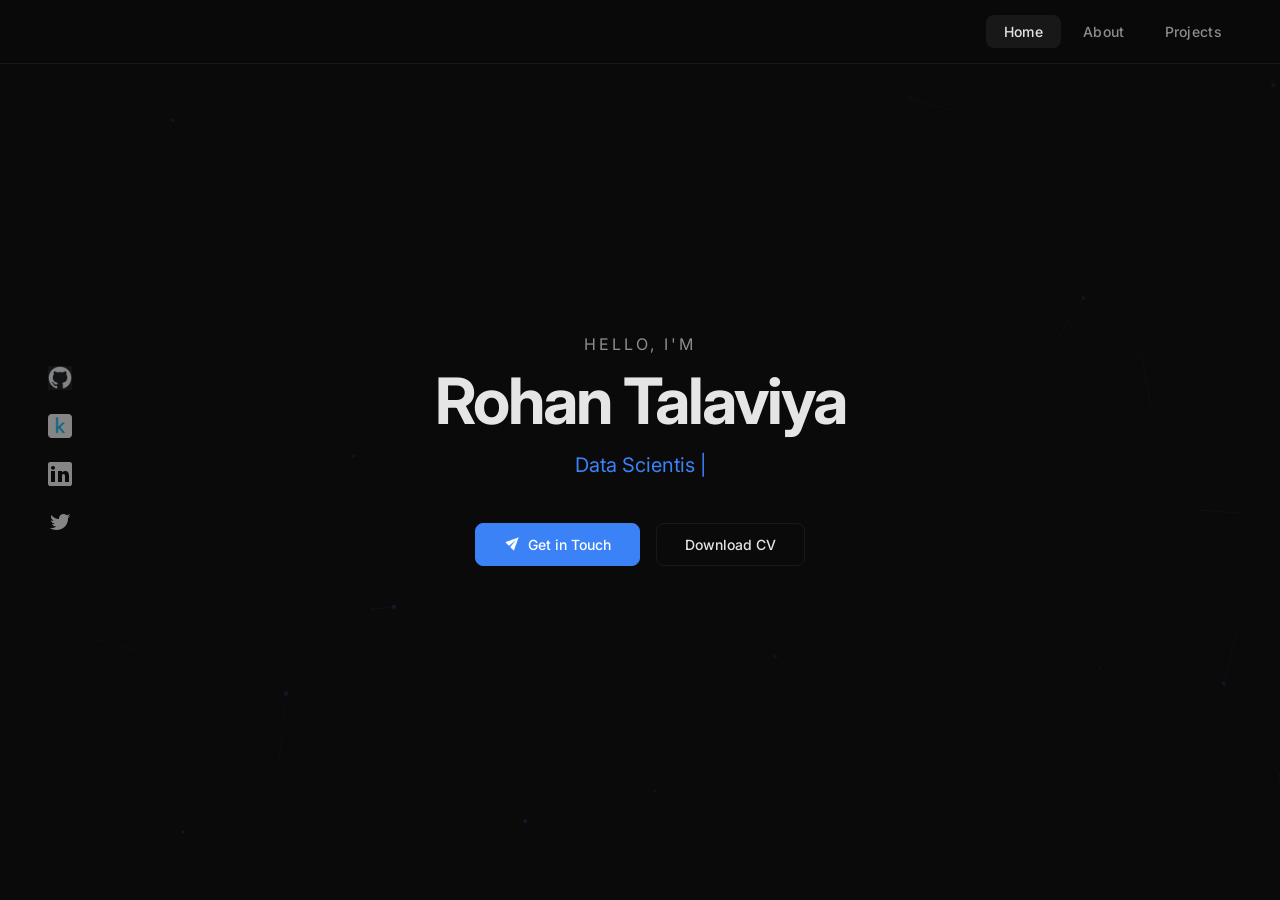
<file: index.html>
<!DOCTYPE html>
<html lang="en">

<head>
    <meta charset="UTF-8">
    <meta name="viewport" content="width=device-width, initial-scale=1.0">
    <meta name="description"
        content="Rohan Talaviya — Data Scientist & Machine Learning Engineer. Portfolio showcasing AI, ML, and data science projects." />
    <meta name="keywords" content="Rohan Talaviya, Data Scientist, Machine Learning, AI Engineer, Portfolio" />
    <meta name="author" content="Rohan Talaviya" />
    <title>Rohan Talaviya — Portfolio</title>
    <link rel="preconnect" href="https://fonts.googleapis.com">
    <link rel="preconnect" href="https://fonts.gstatic.com" crossorigin>
    <link href="https://fonts.googleapis.com/css2?family=Inter:wght@300;400;500;600;700&display=swap" rel="stylesheet">
    <link rel="stylesheet" href="css/index.css">
    <script src="https://cdnjs.cloudflare.com/ajax/libs/gsap/3.2.6/gsap.min.js"></script>
</head>

<body>
    <div id="all">

        <!-- Loader -->
        <div id="loader">
            <span class="loader-name">Rohan<span class="accent">.</span></span>
        </div>

        <!-- Page Transition Overlay -->
        <div id="breaker"></div>
        <div id="breaker-two"></div>

        <!-- Navigation Bar -->
        <div id="navigation-bar">
            <nav class="nav-links">
                <a href="#" id="home-link">Home</a>
                <a href="#" id="about-link">About</a>
                <a href="#" id="blog-link">Projects</a>
            </nav>
        </div>

        <!-- ===================== HOME / HERO ===================== -->
        <div id="header">
            <div id="particles"></div>

            <!-- Social Links — Left Side -->
            <div class="social-media-links">
                <a href="https://github.com/RohanTalaviya10?tab=repositories" target="_blank" rel="noopener">
                    <img src="images/github icon.png" class="social-media" alt="GitHub">
                </a>
                <a href="https://www.kaggle.com/rohantalaviya" target="_blank" rel="noopener">
                    <img src="images/kaggle icon.png" class="social-media" alt="Kaggle">
                </a>
                <a href="https://www.linkedin.com/in/rohan-talaviya-642974179/" target="_blank" rel="noopener">
                    <img src="images/linkedin logo.png" class="social-media" alt="LinkedIn">
                </a>
                <a href="https://x.com/RohanTalaviya" target="_blank" rel="noopener">
                    <img src="images/twitter logo.png" class="social-media" alt="X / Twitter">
                </a>
            </div>

            <!-- Hero Content -->
            <div class="header-content">
                <div class="header-content-box">
                    <p class="hero-greeting">Hello, I'm</p>
                    <h1 class="hero-name">Rohan Talaviya</h1>
                    <div class="hero-title">
                        <span class="txt-rotate" data-period="1500"
                            data-rotate='["Data Scientist", "ML Engineer", "AI Engineer"]'></span>
                        <span class="slash">|</span>
                    </div>
                    <div class="hero-actions">
                        <a href="Mailto:rohantalaviya10@gmail.com" class="hero-btn">
                            <img src="images/mail.png" alt="Email" class="hero-icon"> Get in Touch
                        </a>
                        <a href="Rohan Data scientist Resume.pdf" download="Rohan_Talaviya.pdf"
                            class="hero-btn hero-btn--outline">
                            Download CV
                        </a>
                    </div>
                </div>
            </div>
        </div>

        <!-- ===================== ABOUT ===================== -->
        <div id="about">
            <div id="about-content">

                <!-- Section Header -->
                <div class="section-header">
                    <h2>About <span class="accent">Me</span></h2>
                    <p class="section-subtitle">Get to know me</p>
                </div>

                <!-- Bio -->
                <div class="about-main">
                    <div class="about-text">
                        <p class="about-lead">
                            I'm a passionate <span class="accent">Data Scientist</span> based in Surat, India.
                        </p>
                        <p class="about-body">
                            With 2.5 years of Android development experience and a successful transition into data
                            science, I combine strong engineering fundamentals with modern ML/AI expertise. I enjoy
                            every step of turning raw data into actionable insights.
                        </p>
                    </div>
                    <div class="about-img">
                        <img src="images/about.png" alt="Rohan Talaviya">
                    </div>
                </div>

                <!-- Services -->
                <div id="services">
                    <div class="section-header">
                        <h2>What I <span class="accent">Do</span></h2>
                    </div>
                    <div class="services-content">
                        <div class="service">
                            <div class="service-icon">
                                <img src="images/coding.png" alt="ML">
                            </div>
                            <h3>ML Model Development</h3>
                            <p>Design, train, and deploy machine learning models tailored to business needs.</p>
                        </div>
                        <div class="service">
                            <div class="service-icon">
                                <img src="images/bulb.png" alt="AI">
                            </div>
                            <h3>AI Solutions</h3>
                            <p>Develop AI-based solutions for automation, natural language processing, and image
                                recognition.</p>
                        </div>
                        <div class="service">
                            <div class="service-icon">
                                <img src="images/android_icon.png" alt="Android">
                            </div>
                            <h3>Android Development</h3>
                            <p>Build intuitive and user-friendly Android apps tailored to your needs.</p>
                        </div>
                    </div>
                </div>

                <!-- Skills -->
                <div id="skills">
                    <div class="section-header">
                        <h2>My <span class="accent">Skills</span></h2>
                    </div>
                    <div class="skills-content">
                        <div class="skill-group">
                            <h4 class="skill-group-title">Machine Learning</h4>
                            <div class="skill-tags">
                                <span class="tag">Supervised Learning</span>
                                <span class="tag">Unsupervised Learning</span>
                                <span class="tag">Time Series Forecasting</span>
                                <span class="tag">Neural Networks</span>
                                <span class="tag">Scikit-learn</span>
                                <span class="tag">XGBoost</span>
                                <span class="tag">Feature Engineering</span>
                                <span class="tag">Hyperparameter Tuning</span>
                            </div>
                        </div>
                        <div class="skill-group">
                            <h4 class="skill-group-title">Deep Learning</h4>
                            <div class="skill-tags">
                                <span class="tag">PyTorch</span>
                                <span class="tag">TensorFlow</span>
                                <span class="tag">CNN</span>
                                <span class="tag">RNN / LSTM</span>
                                <span class="tag">GANs</span>
                                <span class="tag">Transformers / BERT</span>
                                <span class="tag">Transfer Learning</span>
                                <span class="tag">Autoencoders</span>
                            </div>
                        </div>
                        <div class="skill-group">
                            <h4 class="skill-group-title">Data Science & Libraries</h4>
                            <div class="skill-tags">
                                <span class="tag">Pandas</span>
                                <span class="tag">NumPy</span>
                                <span class="tag">Matplotlib</span>
                                <span class="tag">Seaborn</span>
                                <span class="tag">Plotly</span>
                                <span class="tag">OpenCV</span>
                                <span class="tag">NLTK / SpaCy</span>
                                <span class="tag">Hugging Face</span>
                            </div>
                        </div>
                        <div class="skill-group">
                            <h4 class="skill-group-title">Mathematics & Statistics</h4>
                            <div class="skill-tags">
                                <span class="tag">Linear Algebra</span>
                                <span class="tag">Probability</span>
                                <span class="tag">Hypothesis Testing</span>
                                <span class="tag">Regression Analysis</span>
                                <span class="tag">Bayesian Inference</span>
                                <span class="tag">ARIMA / SARIMA</span>
                            </div>
                        </div>
                        <div class="skill-group">
                            <h4 class="skill-group-title">Databases & Engineering</h4>
                            <div class="skill-tags">
                                <span class="tag">SQL</span>
                                <span class="tag">PostgreSQL</span>
                                <span class="tag">MongoDB</span>
                                <span class="tag">Apache Spark</span>
                                <span class="tag">Snowflake</span>
                                <span class="tag">ETL Pipelines</span>
                                <span class="tag">REST APIs</span>
                            </div>
                        </div>
                        <div class="skill-group">
                            <h4 class="skill-group-title">Cloud & DevOps</h4>
                            <div class="skill-tags">
                                <span class="tag">AWS</span>
                                <span class="tag">GCP</span>
                                <span class="tag">Azure ML</span>
                                <span class="tag">Docker</span>
                                <span class="tag">Git</span>
                                <span class="tag">CI/CD</span>
                                <span class="tag">MLflow</span>
                            </div>
                        </div>
                        <div class="skill-group">
                            <h4 class="skill-group-title">Languages</h4>
                            <div class="skill-tags">
                                <span class="tag">Python</span>
                                <span class="tag">R</span>
                                <span class="tag">SQL</span>
                                <span class="tag">Java</span>
                                <span class="tag">Kotlin</span>
                                <span class="tag">JavaScript</span>
                                <span class="tag">Bash</span>
                            </div>
                        </div>
                    </div>
                </div>
            </div>
        </div>

        <!-- ===================== PROJECTS ===================== -->
        <div id="blog">
            <div class="section-header">
                <h2>My <span class="accent">Projects</span></h2>
                <p class="section-subtitle">Some of my work</p>
            </div>
            <div class="blog-content">
                <a href="https://github.com/RohanTalaviya10/Recommender-Systems" class="project-card" target="_blank"
                    rel="noopener">
                    <div class="project-img">
                        <img src="images/recommendation_systems.png" alt="Recommender Systems">
                    </div>
                    <div class="project-info">
                        <h3>Recommender Systems</h3>
                        <p>Built collaborative and content-based recommendation models using matrix factorization and
                            item embeddings.</p>
                    </div>
                </a>
                <a href="https://github.com/RohanTalaviya10/Predication-Projects" class="project-card" target="_blank"
                    rel="noopener">
                    <div class="project-img">
                        <img src="images/predicting_projects.png" alt="Prediction Projects">
                    </div>
                    <div class="project-info">
                        <h3>Prediction Projects</h3>
                        <p>Implemented regression and forecasting solutions with feature engineering, hyperparameter
                            tuning, and robust evaluation.</p>
                    </div>
                </a>
                <a href="https://github.com/RohanTalaviya10/Data-Analyst-Projects" class="project-card" target="_blank"
                    rel="noopener">
                    <div class="project-img">
                        <img src="images/data_analyst_projects.png" alt="Data Analyst Projects">
                    </div>
                    <div class="project-info">
                        <h3>Data Analyst Projects</h3>
                        <p>End-to-end data analysis: cleaning, exploratory analysis, visualization, and dashboarding
                            using Pandas, Seaborn, and Plotly.</p>
                    </div>
                </a>
                <a href="https://github.com/RohanTalaviya10/Classification-Projects" class="project-card"
                    target="_blank" rel="noopener">
                    <div class="project-img">
                        <img src="images/classification_projects.png" alt="Classification Projects">
                    </div>
                    <div class="project-info">
                        <h3>Classification Projects</h3>
                        <p>Developed binary and multiclass classifiers using Logistic Regression, Random Forests, and
                            neural networks.</p>
                    </div>
                </a>
                <a href="https://github.com/RohanTalaviya10/Python-Projects" class="project-card" target="_blank"
                    rel="noopener">
                    <div class="project-img">
                        <img src="images/python_project.png" alt="Python Projects">
                    </div>
                    <div class="project-info">
                        <h3>Python Projects</h3>
                        <p>Collection of Python utilities and scripts for automation, web scraping, data processing, and
                            small web tools.</p>
                    </div>
                </a>
            </div>
        </div>

    </div>

    <script src="js/jquery.min.js"></script>
    <script src="js/particles.js"></script>
    <script src="js/particles.min.js"></script>
    <script src="js/index.js"></script>

    <!-- Particles Config -->
    <script>
        particlesJS("particles", {
            "particles": {
                "number": { "value": 30, "density": { "enable": true, "value_area": 900 } },
                "color": { "value": "#3b82f6" },
                "shape": { "type": "circle" },
                "opacity": { "value": 0.15, "random": true },
                "size": { "value": 2.5, "random": true },
                "line_linked": { "enable": true, "distance": 160, "color": "#3b82f6", "opacity": 0.08, "width": 1 },
                "move": { "enable": true, "speed": 1.5, "direction": "none", "random": true, "straight": false, "out_mode": "out" }
            },
            "interactivity": {
                "detect_on": "canvas",
                "events": {
                    "onhover": { "enable": true, "mode": "grab" },
                    "onclick": { "enable": false },
                    "resize": true
                },
                "modes": {
                    "grab": { "distance": 200, "line_linked": { "opacity": 0.2 } }
                }
            },
            "retina_detect": true
        });
    </script>
</body>

</html>
</file>
<file: css/index.css>
/*
 * Rohan Talaviya — Portfolio
 * Simple, Dark, Professional Theme
 */
@import url('https://fonts.googleapis.com/css2?family=Inter:wght@300;400;500;600;700&display=swap');

/* ========== RESET & BASE ========== */
*,
*::before,
*::after {
    padding: 0;
    margin: 0;
    box-sizing: border-box;
}

:root {
    --bg-primary: #0a0a0a;
    --bg-secondary: #111111;
    --bg-card: #161616;
    --bg-card-hover: #1c1c1c;
    --text-primary: #e5e5e5;
    --text-secondary: rgba(229, 229, 229, 0.6);
    --text-muted: rgba(229, 229, 229, 0.4);
    --accent: #3b82f6;
    --accent-dim: rgba(59, 130, 246, 0.15);
    --border: rgba(255, 255, 255, 0.06);
    --font: 'Inter', -apple-system, BlinkMacSystemFont, sans-serif;
    --radius: 8px;
    --transition: 0.3s ease;
}

html {
    background: var(--bg-primary);
}

body {
    font-family: var(--font);
    color: var(--text-primary);
    background: var(--bg-primary);
    overflow-x: hidden;
    width: 100%;
    height: auto;
    user-select: none;
    -webkit-font-smoothing: antialiased;
    -moz-osx-font-smoothing: grayscale;
}

/* Scrollbar */
::-webkit-scrollbar {
    width: 4px;
}

::-webkit-scrollbar-thumb {
    background: var(--accent);
    border-radius: 4px;
}

::-webkit-scrollbar-track {
    background: var(--bg-primary);
}

/* Accent utility */
.accent {
    color: var(--accent);
}

/* ========== LOADER ========== */
#loader {
    display: flex;
    align-items: center;
    justify-content: center;
    height: 100vh;
    width: 100%;
    position: fixed;
    z-index: 100;
    background: var(--bg-primary);
}

.loader-name {
    font-size: 48px;
    font-weight: 700;
    letter-spacing: -1px;
    color: var(--text-primary);
}

/* ========== PAGE TRANSITION ========== */
#breaker,
#breaker-two {
    height: 100vh;
    width: 200%;
    background: var(--accent);
    display: none;
    position: fixed;
    z-index: 10;
    border-radius: 0;
    animation: breakeranimate 1.6s ease-in-out;
}

@keyframes breakeranimate {
    0% {
        transform: translateX(-100%);
    }

    50% {
        transform: translateX(0%);
    }

    100% {
        transform: translateX(100%);
    }
}

/* ========== NAV BAR ========== */
#navigation-bar {
    position: fixed;
    height: 64px;
    width: 100%;
    z-index: 3;
    display: flex;
    align-items: center;
    justify-content: flex-end;
    padding: 0 40px;
    background: rgba(10, 10, 10, 0.75);
    backdrop-filter: blur(12px);
    -webkit-backdrop-filter: blur(12px);
    border-bottom: 1px solid var(--border);
}

.nav-links {
    display: flex;
    align-items: center;
    gap: 4px;
}

.nav-links a {
    padding: 8px 18px;
    text-decoration: none;
    color: var(--text-secondary);
    font-size: 14px;
    font-weight: 500;
    letter-spacing: 0.3px;
    border-radius: var(--radius);
    transition: all var(--transition);
}

.nav-links a:hover,
.nav-links a.active {
    color: var(--text-primary);
    background: rgba(255, 255, 255, 0.06);
}


/* ========== HERO / HEADER ========== */
#header {
    background: var(--bg-primary);
    height: 100vh;
    width: 100%;
    overflow: hidden;
    position: relative;
    display: block;
}

#particles {
    position: absolute;
    top: 0;
    left: 0;
    height: 100%;
    width: 100%;
}

.social-media-links {
    height: 100vh;
    position: absolute;
    z-index: 2;
    padding: 0 40px;
    display: flex;
    flex-direction: column;
    align-items: center;
    justify-content: center;
    gap: 8px;
}

.social-media {
    width: 24px;
    height: auto;
    opacity: 0.5;
    margin: 8px;
    transition: all var(--transition);
    display: block;
}

.social-media:hover {
    opacity: 1;
    transform: scale(1.15);
}

.header-content {
    height: 100vh;
    width: 100%;
    display: flex;
    align-items: center;
    justify-content: center;
    position: absolute;
    z-index: 1;
}

.header-content-box {
    text-align: center;
    max-width: 700px;
    padding: 0 40px;
}

.hero-greeting {
    font-size: 16px;
    font-weight: 400;
    color: var(--text-secondary);
    letter-spacing: 3px;
    text-transform: uppercase;
    margin-bottom: 12px;
}

.hero-name {
    font-size: 64px;
    font-weight: 700;
    letter-spacing: -2px;
    line-height: 1.1;
    margin-bottom: 16px;
}

.hero-title {
    font-size: 20px;
    font-weight: 400;
    color: var(--accent);
    margin-bottom: 40px;
    min-height: 30px;
}

.slash {
    animation: blink 0.8s infinite;
    color: var(--accent);
}

@keyframes blink {
    0% {
        opacity: 1;
    }

    100% {
        opacity: 0;
    }
}

.hero-actions {
    display: flex;
    align-items: center;
    justify-content: center;
    gap: 16px;
    flex-wrap: wrap;
}

.hero-btn {
    display: inline-flex;
    align-items: center;
    gap: 8px;
    padding: 12px 28px;
    font-size: 14px;
    font-weight: 500;
    font-family: var(--font);
    text-decoration: none;
    border-radius: var(--radius);
    transition: all var(--transition);
    cursor: pointer;
    background: var(--accent);
    color: #fff;
    border: 1px solid var(--accent);
}

.hero-btn:hover {
    background: transparent;
    color: var(--accent);
}

.hero-btn--outline {
    background: transparent;
    color: var(--text-primary);
    border: 1px solid var(--border);
}

.hero-btn--outline:hover {
    border-color: var(--accent);
    color: var(--accent);
}

.hero-icon {
    width: 16px;
    height: 16px;
    filter: brightness(0) invert(1);
}

.hero-btn:hover .hero-icon {
    filter: none;
}

/* ========== SHARED SECTION HEADER ========== */
.section-header {
    text-align: center;
    padding: 60px 20px 40px;
}

.section-header h2 {
    font-size: 36px;
    font-weight: 700;
    letter-spacing: -1px;
}

.section-subtitle {
    font-size: 14px;
    color: var(--text-muted);
    margin-top: 8px;
    letter-spacing: 2px;
    text-transform: uppercase;
}

/* ========== ABOUT ========== */
#about {
    background: var(--bg-secondary);
    display: none;
    width: 100%;
    height: auto;
}

#about-content {
    max-width: 1200px;
    margin: 0 auto;
    padding: 0 40px 60px;
}

.about-main {
    display: flex;
    align-items: center;
    gap: 60px;
    padding: 0 20px;
}

.about-text {
    flex: 1;
}

.about-lead {
    font-size: 28px;
    font-weight: 600;
    line-height: 1.4;
    margin-bottom: 20px;
}

.about-body {
    font-size: 16px;
    line-height: 1.8;
    color: var(--text-secondary);
}

.about-img {
    flex-shrink: 0;
    width: 280px;
}

.about-img img {
    width: 100%;
    height: auto;
    border-radius: 12px;
    object-fit: cover;
}

/* ========== SERVICES ========== */
#services {
    padding: 20px 0;
}

.services-content {
    display: grid;
    grid-template-columns: repeat(3, 1fr);
    gap: 24px;
    padding: 0 20px;
}

.service {
    background: var(--bg-card);
    border: 1px solid var(--border);
    border-radius: var(--radius);
    padding: 40px 28px;
    text-align: center;
    transition: all var(--transition);
}

.service:hover {
    transform: translateY(-4px);
    border-color: rgba(59, 130, 246, 0.2);
    background: var(--bg-card-hover);
}

.service-icon {
    margin-bottom: 20px;
}

.service-icon img {
    height: 48px;
    width: 48px;
    padding: 10px;
    background: var(--accent-dim);
    border-radius: 12px;
}

.service h3 {
    font-size: 18px;
    font-weight: 600;
    margin-bottom: 12px;
}

.service p {
    font-size: 14px;
    color: var(--text-secondary);
    line-height: 1.6;
}

/* ========== SKILLS ========== */
#skills {
    padding: 20px 0 40px;
}

.skills-content {
    display: grid;
    grid-template-columns: repeat(3, 1fr);
    gap: 24px;
    padding: 0 20px;
    max-width: 1200px;
    margin: 0 auto;
}

.skill-group {
    background: var(--bg-card);
    border: 1px solid var(--border);
    border-radius: var(--radius);
    padding: 24px;
    transition: all var(--transition);
}

.skill-group:hover {
    border-color: rgba(59, 130, 246, 0.15);
}

.skill-group-title {
    font-size: 13px;
    font-weight: 600;
    color: var(--accent);
    text-transform: uppercase;
    letter-spacing: 2px;
    margin-bottom: 16px;
}

.skill-tags {
    display: flex;
    flex-wrap: wrap;
    gap: 8px;
}

.tag {
    display: inline-block;
    padding: 6px 14px;
    font-size: 12px;
    font-weight: 500;
    background: rgba(255, 255, 255, 0.04);
    border: 1px solid var(--border);
    border-radius: 20px;
    color: var(--text-secondary);
    transition: all var(--transition);
    cursor: default;
}

.tag:hover {
    color: var(--accent);
    border-color: rgba(59, 130, 246, 0.3);
    background: var(--accent-dim);
}

/* ========== PROJECTS (blog section) ========== */
#blog {
    background: var(--bg-primary);
    display: none;
    width: 100%;
    height: auto;
    padding: 0 40px 80px;
}

.blog-content {
    display: grid;
    grid-template-columns: repeat(2, 1fr);
    gap: 24px;
    max-width: 1200px;
    margin: 0 auto;
}

.project-card {
    display: flex;
    flex-direction: column;
    background: var(--bg-card);
    border: 1px solid var(--border);
    border-radius: var(--radius);
    overflow: hidden;
    text-decoration: none;
    color: var(--text-primary);
    transition: all var(--transition);
}

.project-card:hover {
    transform: translateY(-4px);
    border-color: rgba(59, 130, 246, 0.2);
    background: var(--bg-card-hover);
}

.project-img {
    width: 100%;
    height: 220px;
    overflow: hidden;
}

.project-img img {
    width: 100%;
    height: 100%;
    object-fit: cover;
    transition: transform 0.5s ease;
}

.project-card:hover .project-img img {
    transform: scale(1.03);
}

.project-info {
    padding: 24px;
}

.project-info h3 {
    font-size: 18px;
    font-weight: 600;
    margin-bottom: 8px;
}

.project-info p {
    font-size: 14px;
    color: var(--text-secondary);
    line-height: 1.6;
}

/* ========== ANIMATION HELPER ========== */
@keyframes scale {
    0% {
        transform: scale(0.95);
        opacity: 0;
    }

    100% {
        transform: scale(1);
        opacity: 1;
    }
}


/* ==========================================================
   RESPONSIVE — MOBILE (max-width: 550px)
   ========================================================== */
@media only screen and (max-width: 550px) {
    .hero-name {
        font-size: 36px;
        letter-spacing: -1px;
    }

    .hero-greeting {
        font-size: 13px;
    }

    .hero-title {
        font-size: 16px;
    }

    .hero-actions {
        flex-direction: column;
        gap: 12px;
    }

    .hero-btn {
        width: 100%;
        justify-content: center;
    }

    .social-media-links {
        height: auto;
        position: absolute;
        bottom: 20px;
        left: 0;
        width: 100%;
        flex-direction: row;
        padding: 10px;
        justify-content: center;
    }

    .header-content-box {
        padding: 0 24px;
    }

    #breaker,
    #breaker-two {
        height: 50vh;
    }

    /* About */
    .about-main {
        flex-direction: column-reverse;
        gap: 30px;
        padding: 0;
    }

    .about-img {
        width: 200px;
    }

    .about-lead {
        font-size: 22px;
    }

    .about-body {
        font-size: 14px;
    }

    #about-content {
        padding: 0 20px 40px;
    }

    /* Services */
    .services-content {
        grid-template-columns: 1fr;
        padding: 0 10px;
    }

    .service {
        padding: 28px 20px;
    }

    /* Skills */
    .skills-content {
        grid-template-columns: 1fr;
        padding: 0 10px;
    }

    /* Projects */
    #blog {
        padding: 0 20px 40px;
    }

    .blog-content {
        grid-template-columns: 1fr;
    }

    .project-img {
        height: 180px;
    }

    /* Section headers */
    .section-header {
        padding: 40px 20px 24px;
    }

    .section-header h2 {
        font-size: 28px;
    }

    /* Loader */
    .loader-name {
        font-size: 32px;
    }

    /* Nav */
    .navigation-links a {
        font-size: 24px;
    }

    .menubar {
        right: 20px;
    }

    .navigation-close {
        top: 20px;
        right: 20px;
    }
}


/* ==========================================================
   RESPONSIVE — TABLET (551px – 1025px)
   ========================================================== */
@media all and (max-width: 1025px) and (min-width: 551px) {
    .hero-name {
        font-size: 48px;
    }

    .social-media-links {
        height: auto;
        position: absolute;
        bottom: 20px;
        left: 0;
        width: 100%;
        flex-direction: row;
        padding: 10px;
        justify-content: center;
    }

    #breaker,
    #breaker-two {
        height: 50vh;
    }

    /* About */
    .about-main {
        flex-direction: column-reverse;
        gap: 40px;
        padding: 0;
    }

    .about-img {
        width: 260px;
    }

    /* Services */
    .services-content {
        grid-template-columns: repeat(2, 1fr);
        padding: 0 10px;
    }

    /* Skills */
    .skills-content {
        grid-template-columns: repeat(2, 1fr);
        padding: 0 10px;
    }

    /* Projects */
    .blog-content {
        grid-template-columns: 1fr;
    }
}
</file>
